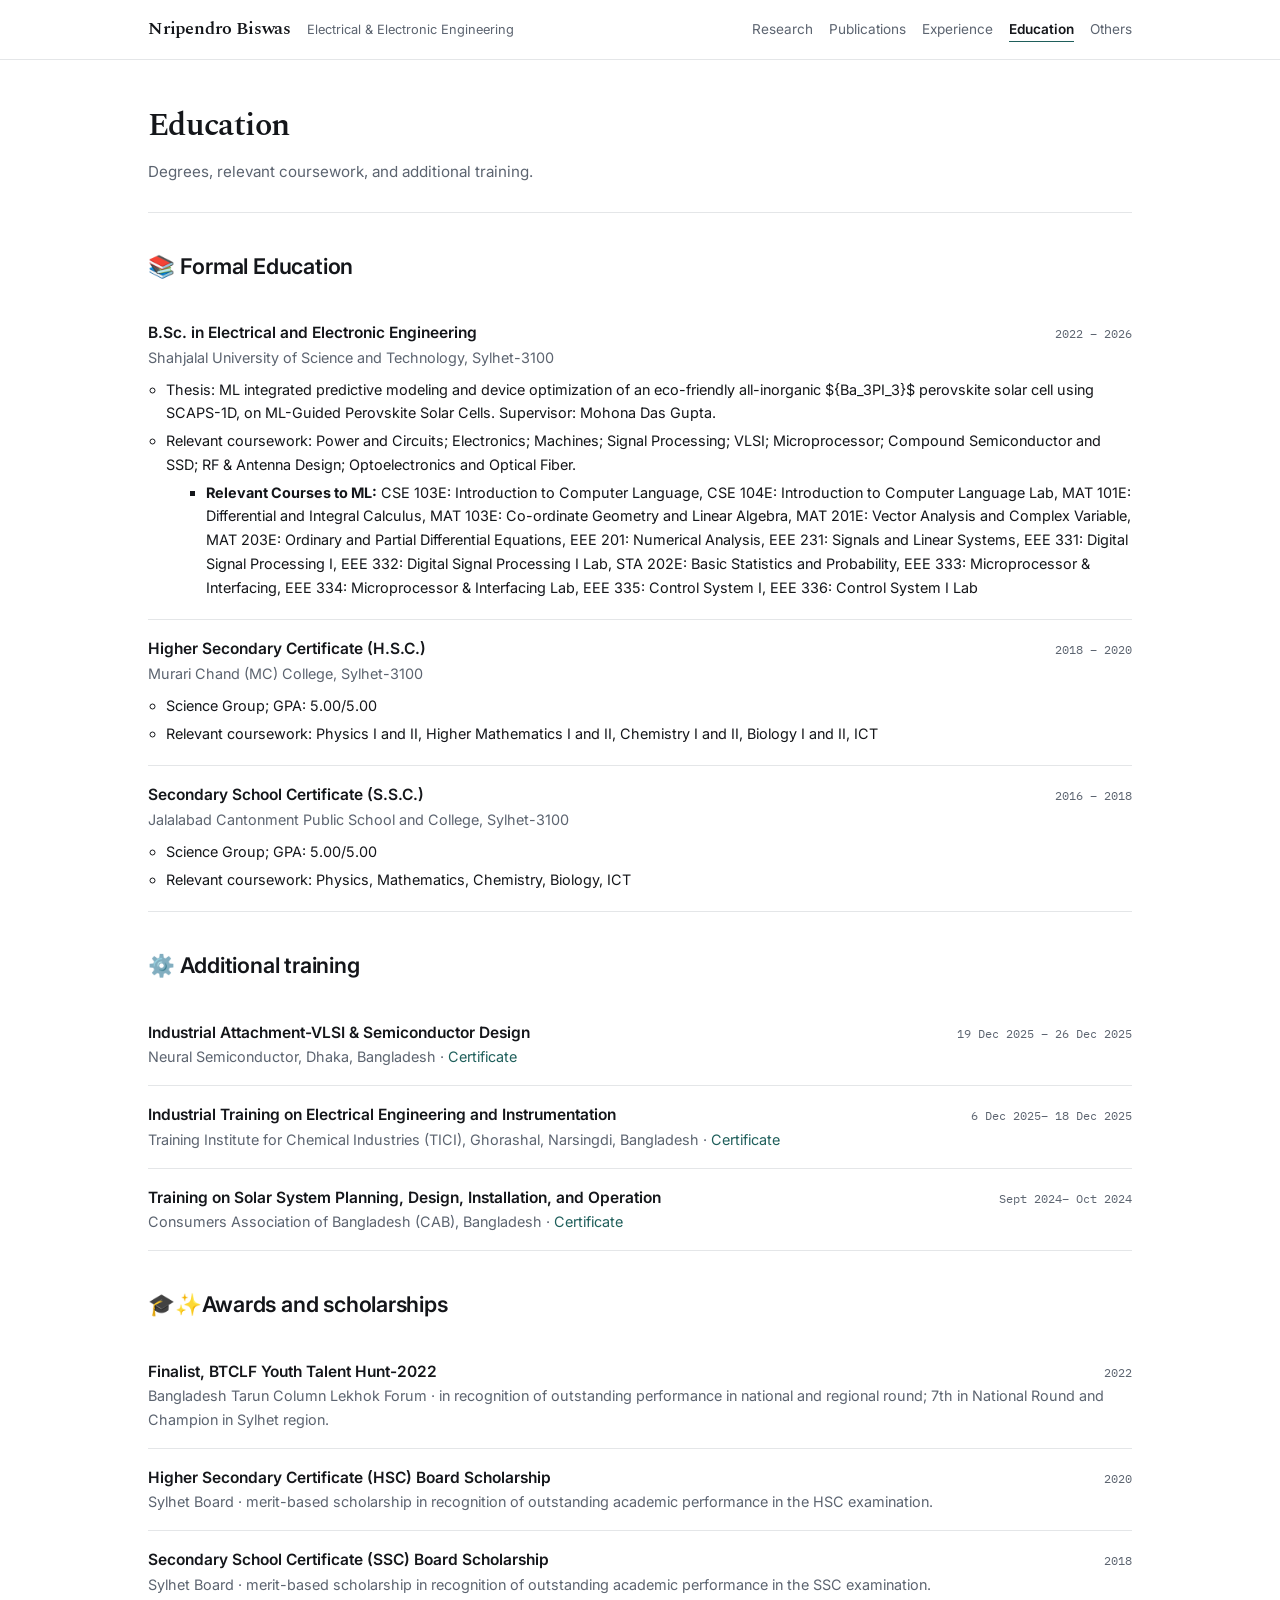
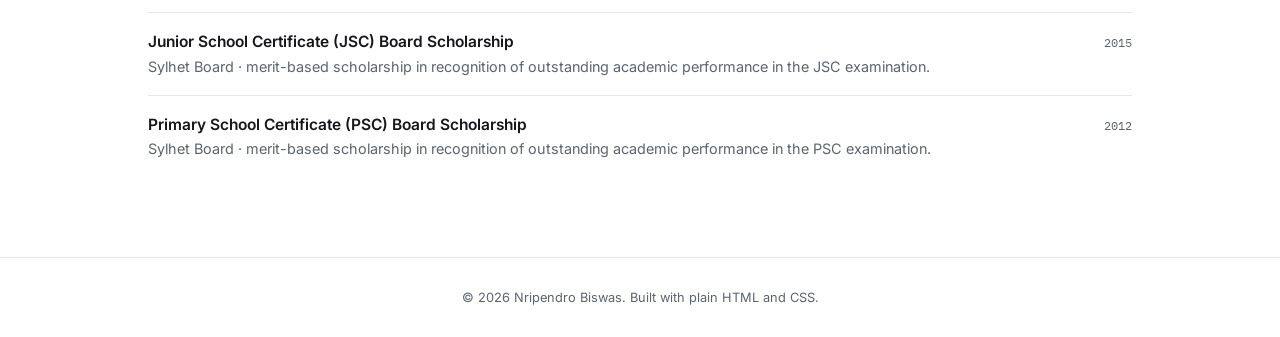
<file: education.html>
<!DOCTYPE html>
<html lang="en">
<head>
<meta charset="utf-8">
<meta name="viewport" content="width=device-width, initial-scale=1">
<title>Education | Nripendro Biswas</title>
<meta name="description" content="Education, coursework, and training of Nripendro Biswas.">
<link rel="icon" href="assets/img/favicon.png">
<link rel="preconnect" href="https://fonts.googleapis.com">
<link rel="preconnect" href="https://fonts.gstatic.com" crossorigin>
<link href="https://fonts.googleapis.com/css2?family=Inter:wght@400;600&family=IBM+Plex+Mono:wght@400;500&family=Spectral:wght@500;600&display=swap" rel="stylesheet">
<link rel="stylesheet" href="assets/css/style.css">
</head>

<body>

<header class="site-header">
  <div class="site-header__inner">
    <a class="site-title" href="index.html">Nripendro Biswas</a>
    <span class="site-tagline">Electrical &amp; Electronic Engineering</span>
    <nav class="site-nav" aria-label="Primary">
      <a href="index.html">Research</a>
      <a href="publications.html">Publications</a>
      <a href="experience.html">Experience</a>
      <a href="education.html" aria-current="page">Education</a>
      <a href="others.html">Others</a>
    </nav>
  </div>
</header>

<main>

  <div class="page-head">
    <h1>Education</h1>
    <p>Degrees, relevant coursework, and additional training.</p>
  </div>

  <!-- ==================================================================
       DEGREES
       ================================================================== -->
  <section class="section" id="degrees">
    <h2>📚 Formal Education</h2>
    <!-- <h2 class="section-title header-interest">Degrees</h2> -->

    <ul class="timeline">
      <li>
        <div class="entry__head">
          <span class="entry__role">B.Sc. in Electrical and Electronic Engineering</span>
          <span class="entry__dates">2022 &ndash; 2026</span>
        </div>
        <div class="entry__place">Shahjalal University of Science and Technology, Sylhet-3100</div>
        <ul class="entry__body">
          <li>Thesis: ML integrated predictive modeling and device optimization of an eco-friendly all-inorganic 
                      ${Ba_3PI_3}$ perovskite solar cell using SCAPS-1D, on ML-Guided Perovskite Solar Cells. 
                      Supervisor: Mohona Das Gupta.</li>
          <!-- <li>Grade: .</li> -->
          <li> Relevant coursework: Power and Circuits; Electronics; Machines; Signal Processing; VLSI; Microprocessor; 
                                    Compound Semiconductor and SSD; RF & Antenna Design; Optoelectronics and Optical Fiber.
              <ul style="margin-top: 0.25rem;">
                <li><b>Relevant Courses to ML:</b> CSE 103E: Introduction to Computer Language, 
                                                   CSE 104E: Introduction to Computer Language Lab,
                                                   MAT 101E: Differential and Integral Calculus,
                                                   MAT 103E: Co-ordinate Geometry and Linear Algebra,
                                                   MAT 201E: Vector Analysis and Complex Variable,
                                                   MAT 203E: Ordinary and Partial Differential Equations,
                                                   EEE 201: Numerical Analysis, 
                                                   EEE 231: Signals and Linear Systems,
                                                   EEE 331: Digital Signal Processing I,
                                                   EEE 332: Digital Signal Processing I Lab,
                                                   STA 202E: Basic Statistics and Probability,
                                                   EEE 333: Microprocessor & Interfacing, 
                                                   EEE 334: Microprocessor & Interfacing Lab, 
                                                   EEE 335: Control System I,
                                                   EEE 336: Control System I Lab
                </li>
              </ul>
          </li>
        </ul>
      </li>

      <li>
        <div class="entry__head">
          <span class="entry__role">Higher Secondary Certificate (H.S.C.)</span>
          <span class="entry__dates">2018 &ndash; 2020</span>
        </div>
        <div class="entry__place">Murari Chand (MC) College, Sylhet-3100</div>
        <ul class="entry__body">
          <li>Science Group; GPA: 5.00/5.00</li>
          <li> Relevant coursework: Physics I and II, Higher Mathematics I and II, Chemistry I and II, Biology I and II, ICT
        </ul>
      </li>

      <li>
        <div class="entry__head">
          <span class="entry__role">Secondary School Certificate (S.S.C.)</span>
          <span class="entry__dates">2016 &ndash; 2018</span>
        </div>
        <div class="entry__place">Jalalabad Cantonment Public School and College, Sylhet-3100</div>
        <ul class="entry__body">
          <li>Science Group; GPA: 5.00/5.00</li>
          <li> Relevant coursework: Physics, Mathematics, Chemistry, Biology, ICT
        </ul>
      </li>
    </ul>
  </section>

  <!-- ==================================================================
       RELEVANT COURSEWORK
       Group by theme rather than listing every course.
       ================================================================== -->
  <!-- <section class="section" id="coursework">
    <h2>Relevant coursework</h2>

    <dl class="skills">
      <dt>Transport and thermodynamics</dt>
      <dd>EDIT: course names, comma separated.</dd>

      <dt>Reaction engineering and process design</dt>
      <dd>EDIT.</dd>

      <dt>Polymer science and materials</dt>
      <dd>EDIT.</dd>

      <dt>Mathematics and computation</dt>
      <dd>EDIT.</dd>
    </dl>
  </section> -->

  <!-- ==================================================================
       ADDITIONAL TRAINING
       Schools, workshops, certifications. Link the certificate where one
       exists; an unlinked certification is worth little to a reader.
       ================================================================== -->
  <section class="section" id="training">
    <!-- <h2 class="section-title header-skills">⚙️ Additional training</h2> -->
    <h2>⚙️ Additional training</h2>

    <ul class="timeline">
      <li>
        <div class="entry__head">
          <span class="entry__role">Industrial Attachment-VLSI & Semiconductor Design</span>
          <span class="entry__dates">19 Dec 2025 – 26 Dec 2025</span>
        </div>
        <div class="entry__place">
          Neural Semiconductor, Dhaka, Bangladesh &middot; <a href="https://nripendrobiswas.github.io/others.html">Certificate</a>
        </div>
      </li>
      <li>
        <div class="entry__head">
          <span class="entry__role">Industrial Training on Electrical Engineering and Instrumentation</span>
          <span class="entry__dates">6 Dec 2025– 18 Dec 2025</span>
        </div>
        <div class="entry__place">
           Training Institute for Chemical Industries (TICI), Ghorashal, Narsingdi, Bangladesh &middot; <a href="https://nripendrobiswas.github.io/others.html">Certificate</a>
        </div>
      </li>

      <li>
        <div class="entry__head">
          <span class="entry__role">Training on Solar System Planning, Design, Installation, and Operation</span>
          <span class="entry__dates">Sept 2024– Oct 2024</span>
        </div>
        <div class="entry__place">
            Consumers Association of Bangladesh (CAB), Bangladesh &middot; <a href="https://nripendrobiswas.github.io/others.html">Certificate</a>
        </div>
      </li>
    </ul>
  </section>

  <!-- ==================================================================
       AWARDS
       ================================================================== -->
  <section class="section" id="awards">
    <h2> 🎓✨Awards and scholarships</h2>
    <!-- <h2 class="section-title header-news"> 🎓✨Awards and scholarships</h2> -->

    <ul class="timeline">
      <li>
        <div class="entry__head">
          <span class="entry__role">Finalist, BTCLF Youth Talent Hunt-2022</span>
          <span class="entry__dates">2022</span>
        </div>
        <div class="entry__place"> Bangladesh Tarun Column Lekhok Forum &middot; in recognition of outstanding performance in national and regional round; 7th in National Round and Champion in Sylhet region.</div>
      </li>
      <li>
        <div class="entry__head">
          <span class="entry__role">Higher Secondary Certificate (HSC) Board Scholarship</span>
          <span class="entry__dates">2020</span>
        </div>
        <div class="entry__place"> Sylhet Board &middot; merit-based scholarship in recognition of outstanding academic performance in the HSC examination.</div>
      </li>
      <li>
        <div class="entry__head">
          <span class="entry__role"> Secondary School Certificate (SSC) Board Scholarship</span>
          <span class="entry__dates">2018</span>
        </div>
        <div class="entry__place"> Sylhet Board &middot; merit-based scholarship in recognition of outstanding academic performance in the SSC examination.</div>
      </li>
      <li>
        <div class="entry__head">
          <span class="entry__role">Junior School Certificate (JSC) Board Scholarship</span>
          <span class="entry__dates">2015</span>
        </div>
        <div class="entry__place"> Sylhet Board &middot; merit-based scholarship in recognition of outstanding academic performance in the JSC examination.</div>
      </li>
      <li>
        <div class="entry__head">
          <span class="entry__role">Primary School Certificate (PSC) Board Scholarship</span>
          <span class="entry__dates">2012</span>
        </div>
        <div class="entry__place"> Sylhet Board &middot; merit-based scholarship in recognition of outstanding academic performance in the PSC examination.</div>
      </li>
    </ul>
  </section>

</main>

<footer class="site-footer">
  <p>&copy; 2026 Nripendro Biswas. Built with plain HTML and CSS.</p>
</footer>

</body>
</html>
</file>
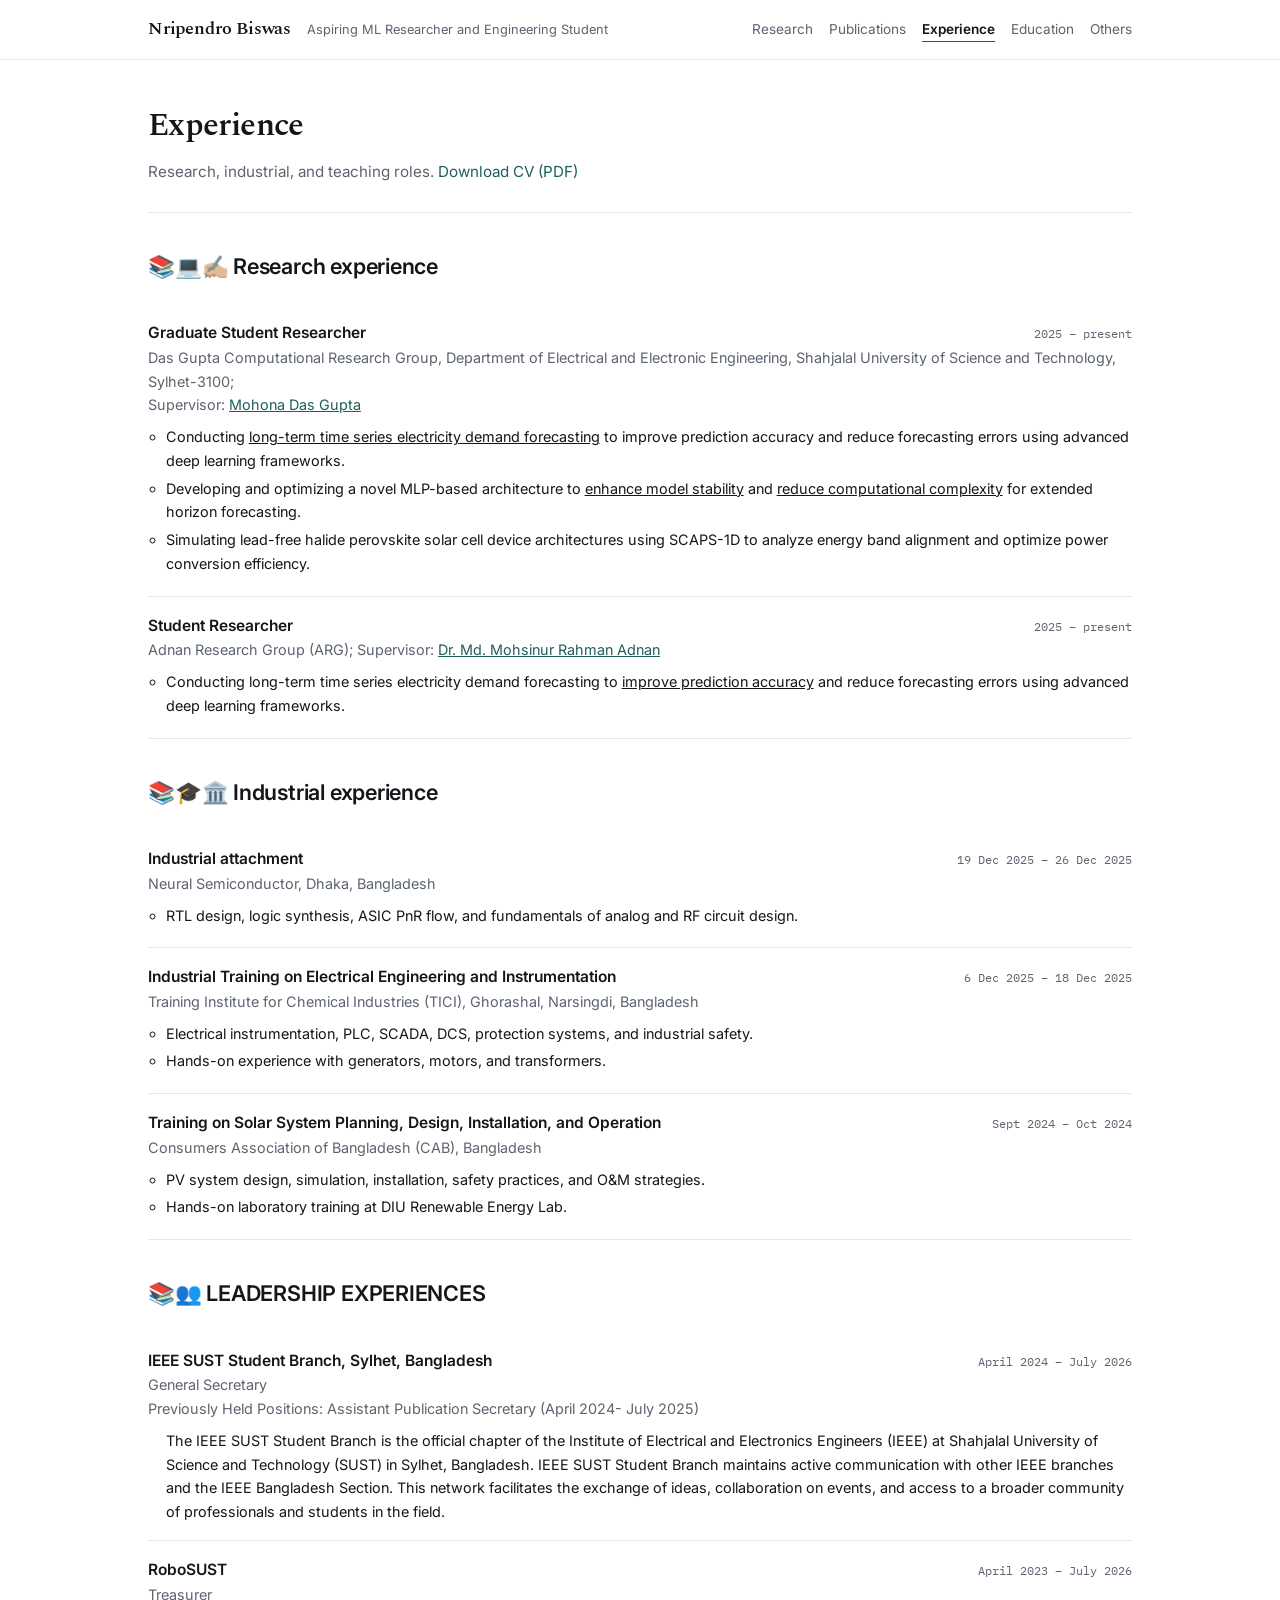
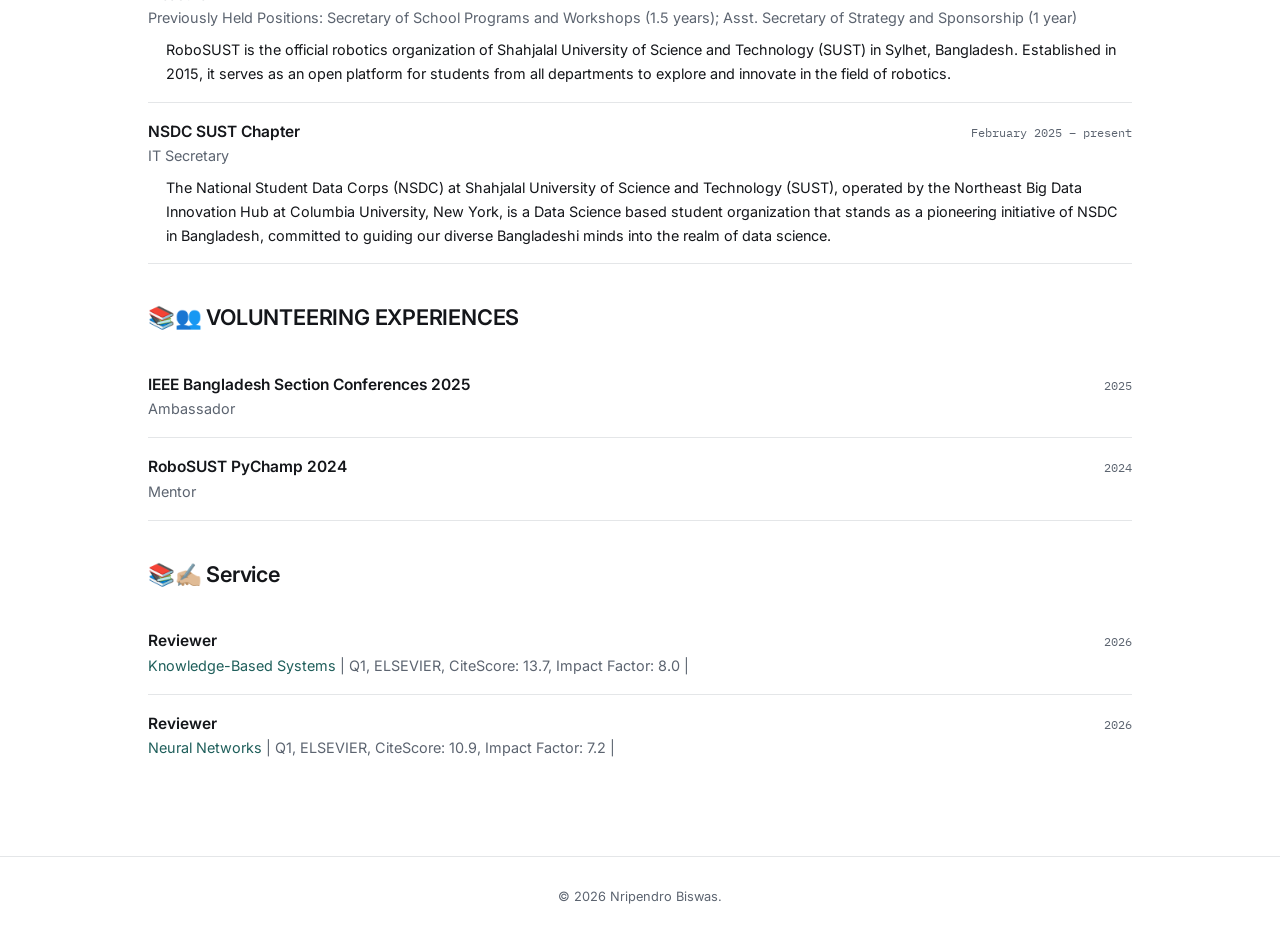
<file: experience.html>
<!DOCTYPE html>
<html lang="en">
<head>
<meta charset="utf-8">
<meta name="viewport" content="width=device-width, initial-scale=1">
<title>Experience | Nripendro Biswas</title>
<meta name="description" content="Research, industrial, and teaching experience of Nripendro Biswas.">
<link rel="icon" href="assets/img/favicon.png">
<link rel="preconnect" href="https://fonts.googleapis.com">
<link rel="preconnect" href="https://fonts.gstatic.com" crossorigin>
<link href="https://fonts.googleapis.com/css2?family=Inter:wght@400;600&family=IBM+Plex+Mono:wght@400;500&family=Spectral:wght@500;600&display=swap" rel="stylesheet">
<link rel="stylesheet" href="assets/css/style.css">
</head>

<body>

<header class="site-header">
  <div class="site-header__inner">
    <a class="site-title" href="index.html">Nripendro Biswas</a>
    <span class="site-tagline">Aspiring ML Researcher and Engineering Student</span>
    <nav class="site-nav" aria-label="Primary">
      <a href="index.html">Research</a>
      <a href="publications.html">Publications</a>
      <a href="experience.html" aria-current="page">Experience</a>
      <a href="education.html">Education</a>
      <a href="others.html">Others</a>
    </nav>
  </div>
</header>

<main>

  <div class="page-head">
    <h1>Experience</h1>
    <p>Research, industrial, and teaching roles. <a href="resources/pdf/cv.pdf">Download CV (PDF)</a></p>
  </div>

  <!-- ==================================================================
       RESEARCH
       Use two or three bullets per entry: what the problem was, what you
       did, and what came out of it. Avoid listing duties.
       ================================================================== -->
  <section class="section" id="research">
    <h2> 📚💻✍🏼 Research experience</h2>

    <ul class="timeline">
      <!-- First Entry of the Research group -->
      <li>
        <div class="entry__head">
          <span class="entry__role">Graduate Student Researcher</span>
          <span class="entry__dates">2025 &ndash; present</span>
        </div>
        <div class="entry__place">Das Gupta Computational Research Group, 
                                  Department of Electrical and Electronic Engineering, 
                                  Shahjalal University of Science and Technology, Sylhet-3100; <br>
                                  Supervisor: <a href="https://www.sust.edu/departments/eee/faculty/mohona-eee@sust.edu"><u>Mohona Das Gupta</u></a>
        </div>
        <ul class="entry__body">
            <li>Conducting <u>long-term time series electricity demand forecasting</u> to improve prediction accuracy and 
              reduce forecasting errors using advanced deep learning frameworks.</li>
            <li>Developing and optimizing a novel MLP-based architecture to <u>enhance model stability</u> and 
              <u>reduce computational complexity</u> for extended horizon forecasting.</li>
            <li>Simulating lead-free halide perovskite solar cell device architectures using SCAPS-1D 
              to analyze energy band alignment and optimize power conversion efficiency.</li>
        </ul>
      </li>
    <!-- Second entry of research group -->
      <li>
        <div class="entry__head">
          <span class="entry__role">Student Researcher</span>
          <span class="entry__dates">2025 &ndash; present</span>
        </div>
        <div class="entry__place">Adnan Research Group (ARG); 
                                  Supervisor: <a href="https://eee.buet.ac.bd/people/faculty/dr-md-mra"><u>Dr. Md. Mohsinur Rahman Adnan</u></a>
        </div>
        <ul class="entry__body">
          <li>Conducting long-term time series electricity demand forecasting to <u>improve prediction accuracy</u> and 
              reduce forecasting errors using advanced deep learning frameworks.</li>
        </ul>
      </li>
      <!-- <li>
        <div class="entry__head">
          <span class="entry__role">EDIT: Position title</span>
          <span class="entry__dates">2025 &ndash; 2026</span>
        </div>
        <div class="entry__place">EDIT: Group, institution</div>
        <ul class="entry__body">
          <li>EDIT.</li>
        </ul>
      </li> -->
    </ul>
  </section>

  <!-- ==================================================================
       INDUSTRIAL
       ================================================================== -->
  <section class="section" id="industrial">
    <h2> 📚🎓🏛️ Industrial experience</h2>

    <ul class="timeline">
      <li>
        <div class="entry__head">
          <span class="entry__role">Industrial attachment</span>
          <span class="entry__dates">19 Dec 2025 – 26 Dec 2025</span>
        </div>
        <div class="entry__place">Neural Semiconductor, Dhaka, Bangladesh</div>
        <ul class="entry__body">
          <li>RTL design, logic synthesis, ASIC PnR flow, and fundamentals of analog and RF circuit design.</li>
          <!-- <li>EDIT: what you analysed, simulated, or designed.</li> -->
        </ul>
      </li>
      <!-- Enter second attachment -->
      <li>
        <div class="entry__head">
          <span class="entry__role">Industrial Training on Electrical Engineering and Instrumentation</span>
          <span class="entry__dates">6 Dec 2025 – 18 Dec 2025</span>
        </div>
        <div class="entry__place">Training Institute for Chemical Industries (TICI), Ghorashal, Narsingdi, Bangladesh</div>
        <ul class="entry__body">
          <li>Electrical instrumentation, PLC, SCADA, DCS, protection systems, and industrial safety.</li>
          <li>Hands-on experience with generators, motors, and transformers.</li>
          <!-- <li>EDIT: what you analysed, simulated, or designed.</li> -->
        </ul>
      </li>
      <!-- Enter third attachment -->
      <li>
        <div class="entry__head">
          <span class="entry__role">Training on Solar System Planning, Design, Installation, and Operation</span>
          <span class="entry__dates">Sept 2024 – Oct 2024</span>
        </div>
        <div class="entry__place">Consumers Association of Bangladesh (CAB), Bangladesh</div>
        <ul class="entry__body">
          <li>PV system design, simulation, installation, safety practices, and O&M strategies.</li>
          <li>Hands-on laboratory training at DIU Renewable Energy Lab.</li>
          <!-- <li>EDIT: what you analysed, simulated, or designed.</li> -->
        </ul>
      </li>
    </ul>
  </section>

  <!-- ==================================================================
       TEACHING AND MENTORING
       ================================================================== -->
  <!-- <section class="section" id="teaching">
    <h2>Teaching and mentoring</h2>

    <ul class="timeline">
      <li>
        <div class="entry__head">
          <span class="entry__role">EDIT: Role</span>
          <span class="entry__dates">EDIT: term, year</span>
        </div>
        <div class="entry__place">EDIT: Course code and title, institution</div>
      </li>
    </ul>
  </section> -->

  
  <!-- =========================================================================
  LEADERSHIP EXPERIENCE
  ========================================================================= -->
  <section class="section" id="industrial">
    <h2> 📚👥 LEADERSHIP EXPERIENCES</h2>

    <ul class="timeline">
      <li>
        <div class="entry__head">
          <span class="entry__role">IEEE SUST Student Branch, Sylhet, Bangladesh</span>
          <span class="entry__dates">April 2024 – July 2026</span>
        </div>
        <div class="entry__place">General Secretary <br>
                                  Previously Held Positions: Assistant Publication Secretary (April  2024- July 2025)
        </div>
        <ul class="entry__body">
          The IEEE SUST Student Branch is the official chapter of the Institute of Electrical and Electronics Engineers (IEEE) 
          at Shahjalal University of Science and Technology (SUST) in Sylhet, Bangladesh. IEEE SUST Student Branch maintains 
          active communication with other IEEE branches and the IEEE Bangladesh Section. This network facilitates the exchange 
          of ideas, collaboration on events, and access to a broader community of professionals and students in the field. 

          <!-- <li>RTL design, logic synthesis, ASIC PnR flow, and fundamentals of analog and RF circuit design.</li> -->
          <!-- <li>EDIT: what you analysed, simulated, or designed.</li> -->
        </ul>
      </li>
      <!-- Enter second attachment -->
      <li>
        <div class="entry__head">
          <span class="entry__role">RoboSUST</span>
          <span class="entry__dates">April 2023 – July 2026</span>
        </div>
        <div class="entry__place">
          Treasurer <br>
          Previously Held Positions: Secretary of School Programs and Workshops (1.5 years); Asst. Secretary of Strategy and Sponsorship (1 year)
        </div>
        <ul class="entry__body">
          RoboSUST is the official robotics organization of Shahjalal University of Science and Technology (SUST) in Sylhet, Bangladesh. 
          Established in 2015, it serves as an open platform for students from all departments to explore and innovate in the field of robotics.  
        </ul>
      </li>
      <!-- Enter third attachment -->
      <li>
        <div class="entry__head">
          <span class="entry__role">NSDC SUST Chapter</span>
          <span class="entry__dates">February 2025 – present</span>
        </div>
        <div class="entry__place">
          	IT Secretary
        </div>
        <ul class="entry__body">
          The National Student Data Corps (NSDC) at Shahjalal University of Science and Technology (SUST), 
          operated by the Northeast Big Data Innovation Hub at Columbia University, New York, is a Data Science based student organization 
          that stands as a pioneering initiative of NSDC in Bangladesh, committed to guiding our diverse Bangladeshi minds into the realm of data science.  
        </ul>
      </li>
    </ul>
  </section>

  <!-- =========================================================================
  VOLUNTEERING EXPERIENCE
  ========================================================================= -->
  <section class="section" id="industrial">
    <h2> 📚👥 VOLUNTEERING EXPERIENCES</h2>

    <ul class="timeline">
      <li>
        <div class="entry__head">
          <span class="entry__role">IEEE Bangladesh Section Conferences 2025</span>
          <span class="entry__dates">2025</span>
        </div>
        <div class="entry__place">Ambassador
        </div>
        <!-- <ul class="entry__body">
        </ul> -->
      </li>
      <!-- Enter second attachment -->
      <li>
        <div class="entry__head">
          <span class="entry__role">RoboSUST PyChamp 2024</span>
          <span class="entry__dates">2024</span>
        </div>
        <div class="entry__place">
          Mentor
        </div>
        <!-- <ul class="entry__body">
        </ul> -->
      </li>
    </ul>
  </section>

  <!-- ==================================================================
       SERVICE
       ================================================================== -->
  <section class="section" id="service">
    <h2> 📚✍🏼 Service</h2>

    <ul class="timeline">
      <!-- First Reviewer Info Here -->
      <li>
        <div class="entry__head">
          <span class="entry__role">Reviewer</span>
          <span class="entry__dates">2026</span>
        </div>
        <div class="entry__place"> 
          <a href="https://www.sciencedirect.com/journal/knowledge-based-systems">Knowledge-Based Systems</a>
          | Q1, ELSEVIER, CiteScore: 13.7, Impact Factor: 8.0 |
        </div>
      </li>
      <!-- second Reviewer Info Here -->
      <li>
        <div class="entry__head">
          <span class="entry__role">Reviewer</span>
          <span class="entry__dates">2026</span>
        </div>
        <div class="entry__place">
          <a href="https://www.sciencedirect.com/journal/neural-networks">Neural Networks</a> 
          | Q1, ELSEVIER, CiteScore: 10.9, Impact Factor: 7.2 |
        </div>
      </li>
      <!-- First Reviewer Info Here -->
      <!-- <li>
        <div class="entry__head">
          <span class="entry__role">EDIT: e.g. Reviewer, organiser, committee member</span>
          <span class="entry__dates">EDIT: year</span>
        </div>
        <div class="entry__place">EDIT: venue or organisation</div>
      </li> -->
    </ul>
  </section>

</main>

<footer class="site-footer">
  <p>&copy; 2026 Nripendro Biswas.</p>
</footer>

</body>
</html>
</file>
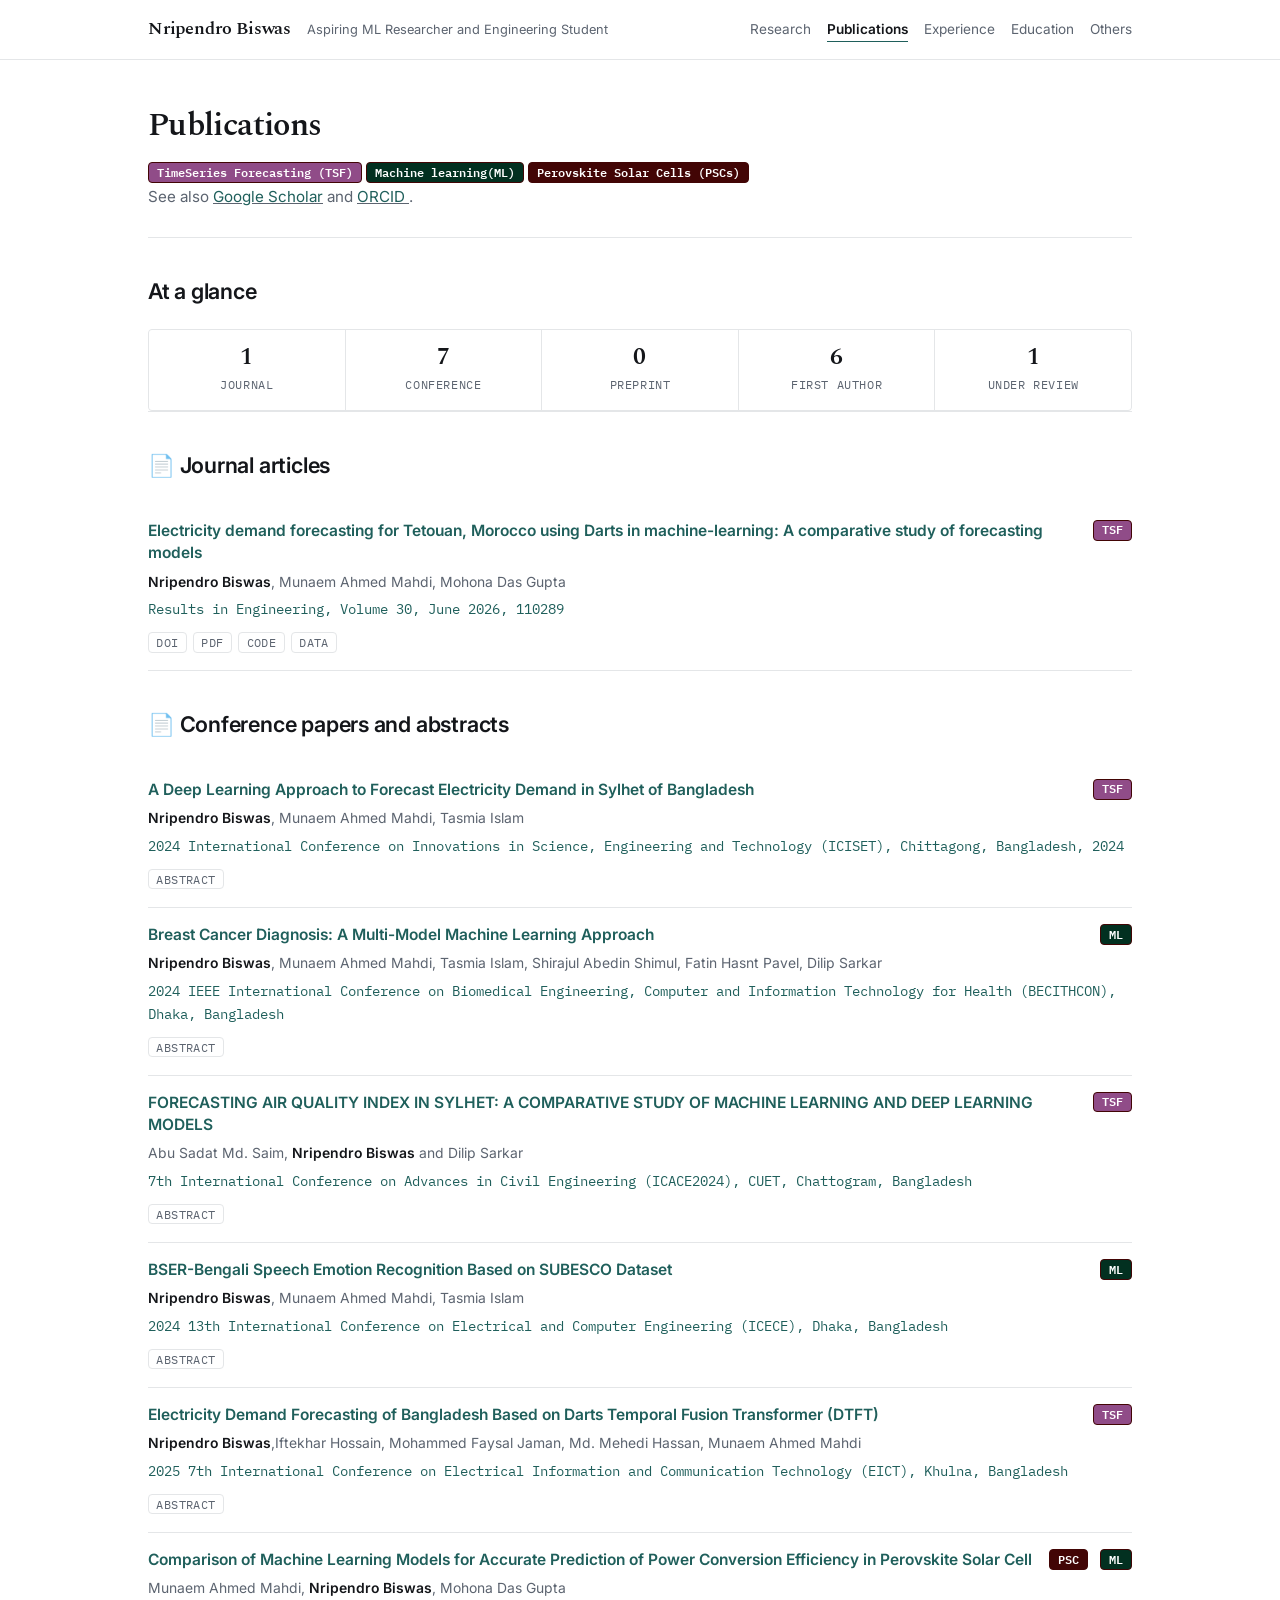
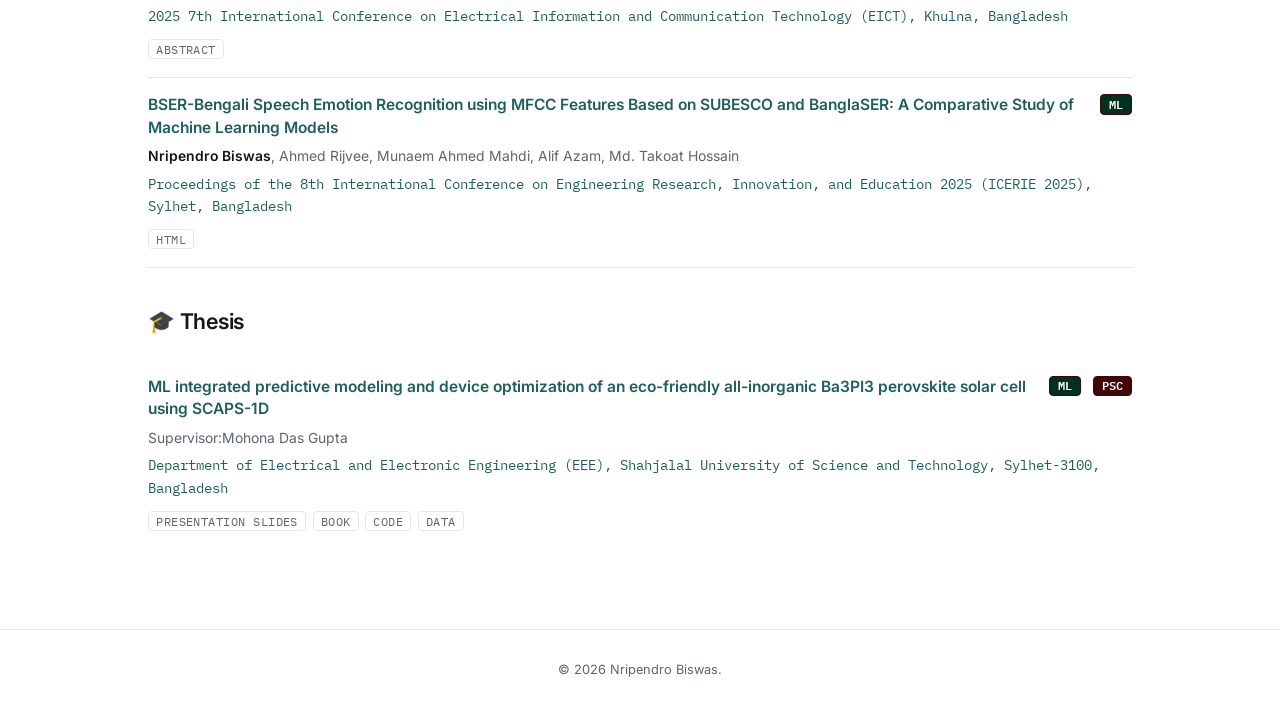
<file: publications.html>
<!DOCTYPE html>
<html lang="en">
<head>
<meta charset="utf-8">
<meta name="viewport" content="width=device-width, initial-scale=1">
<title>Publications | Nripendro Biswas</title>
<meta name="description" content="Publications and preprints by Nripendro Biswas.">
<link rel="icon" href="assets/img/favicon.png">
<link rel="preconnect" href="https://fonts.googleapis.com">
<link rel="preconnect" href="https://fonts.gstatic.com" crossorigin>
<link href="https://fonts.googleapis.com/css2?family=Inter:wght@400;600&family=IBM+Plex+Mono:wght@400;500&family=Spectral:wght@500;600&display=swap" rel="stylesheet">
<link rel="stylesheet" href="assets/css/style.css">
</head>

<body>

<header class="site-header">
  <div class="site-header__inner">
    <a class="site-title" href="index.html">Nripendro Biswas</a>
    <span class="site-tagline">Aspiring ML Researcher and Engineering Student</span>
    <nav class="site-nav" aria-label="Primary">
      <a href="index.html">Research</a>
      <a href="publications.html" aria-current="page">Publications</a>
      <a href="experience.html">Experience</a>
      <a href="education.html">Education</a>
      <a href="others.html">Others</a>
    </nav>
  </div>
</header>

<main>

  <div class="page-head">
    <h1>Publications</h1>
    <p> 
      <span class="pub__tag_TSF">TimeSeries Forecasting (TSF)</span>
      <span class="pub__tag_ML">Machine learning(ML)</span> 
      <span class="pub__tag_PSC">Perovskite Solar Cells (PSCs)</span> <br> 
      See also <u> <a href="https://scholar.google.com/citations?view_op=list_works&hl=en&hl=en&user=jf5Q8UgAAAAJ">Google Scholar</a></u>
      and <u> <a href="https://orcid.org/0009-0008-9670-0867">ORCID</a> </u>.
    </p>
  </div>

  <!-- Optional summary strip. Delete the whole <section> if you would
       rather not display counts. -->
  <section class="section" id="summary">
    <h2>At a glance</h2>
    <ul class="stats">
      <li><b>1</b><span>Journal</span></li>
      <li><b>7</b><span>Conference</span></li>
      <li><b>0</b><span>Preprint</span></li>
      <li><b>6</b><span>First author</span></li>
      <li><b>1</b><span>Under review</span></li>
    </ul>
  </section>

  <!-- ==================================================================
       JOURNAL ARTICLES
       ================================================================== -->
  <section class="section" id="journal">
    <h2> 📄 Journal articles</h2>

    <ul class="pub-list">
      <!-- 1. Journal no:01 -->
          <li class="pub">
            <div class="pub__header">
              <a class="pub__title" href="https://www.sciencedirect.com/science/article/pii/S259012302601323X">
                Electricity demand forecasting for Tetouan, Morocco using Darts in machine-learning: A comparative study of forecasting models
              </a>
              <span class="pub__tag_TSF">TSF</span>
            </div>
            <p class="pub__authors"><strong>Nripendro Biswas</strong>, Munaem Ahmed Mahdi, Mohona Das Gupta</p>
            <p class="pub__venue">Results in Engineering, Volume 30, June 2026, 110289</p>
            <ul class="pub__links">
              <li><a href="https://doi.org/10.1016/j.rineng.2026.110289">DOI</a></li>
              <li><a href="https://doi.org/10.1016/j.rineng.2026.110289">PDF</a></li>
              <li><a href="#">Code</a></li>
              <li><a href="#">Data</a></li>
            </ul>
          </li>
    </ul>

    <!-- <p class="muted tight"><em>Delete this note once you add entries.</em></p> -->
  </section>



  <!-- ==================================================================
       CONFERENCE PAPERS
       ================================================================== -->
  <section class="section" id="conference">
    <h2> 📄 Conference papers and abstracts</h2>

    <ul class="pub-list">
      <li class="pub"> 
        <div class="pub__header"> 
        <a class="pub__title" href="https://ieeexplore.ieee.org/abstract/document/10939731">A Deep Learning Approach to Forecast Electricity Demand in Sylhet of Bangladesh</a>
        <span class="pub__tag_TSF">TSF</span> 
        </div>
        <p class="pub__authors"><strong>Nripendro Biswas</strong>, Munaem Ahmed Mahdi, Tasmia Islam</p>
        <p class="pub__venue">2024 International Conference on Innovations in Science, Engineering and Technology (ICISET), Chittagong, Bangladesh, 2024</p>
        <ul class="pub__links">
          <li><a href="https://ieeexplore.ieee.org/abstract/document/10939731">Abstract </a></li>
          <!-- <li><a href="#">Poster</a></li> -->
        </ul>
      </li>
      <li class="pub">
        <div class="pub__header"> 
        <a class="pub__title" href="https://ieeexplore.ieee.org/abstract/document/10939731">Breast Cancer Diagnosis: A Multi-Model Machine Learning Approach</a>
        <span class="pub__tag_ML">ML</span> 
        </div>
        <p class="pub__authors"><strong>Nripendro Biswas</strong>, Munaem Ahmed Mahdi, Tasmia Islam, Shirajul Abedin Shimul, Fatin Hasnt Pavel, Dilip Sarkar</p>
        <p class="pub__venue"> 2024 IEEE International Conference on Biomedical Engineering, Computer and Information Technology for Health (BECITHCON), Dhaka, Bangladesh</p>
        <ul class="pub__links">
          <li><a href="https://ieeexplore.ieee.org/abstract/document/10962646">Abstract </a></li>
          <!-- <li><a href="#">Poster</a></li> -->
        </ul>
      </li>
      <li class="pub">
        <div class="pub__header"> 
        <a class="pub__title" href="https://www.researchgate.net/publication/387090243_FORECASTING_AIR_QUALITY_INDEX_IN_SYLHET_A_COMPARATIVE_STUDY_OF_MACHINE_LEARNING_AND_DEEP_LEARNING_MODELS">FORECASTING AIR QUALITY INDEX IN SYLHET: 
            A COMPARATIVE STUDY OF MACHINE LEARNING AND DEEP LEARNING MODELS</a>
        <span class="pub__tag_TSF">TSF</span> 
        </div>
        <p class="pub__authors">Abu Sadat Md. Saim, <strong>Nripendro Biswas</strong> and Dilip Sarkar</p>
        <p class="pub__venue"> 7th International Conference on Advances in Civil Engineering (ICACE2024), CUET, Chattogram, Bangladesh</p>
        <ul class="pub__links">
          <li><a href="https://www.researchgate.net/publication/387090243_FORECASTING_AIR_QUALITY_INDEX_IN_SYLHET_A_COMPARATIVE_STUDY_OF_MACHINE_LEARNING_AND_DEEP_LEARNING_MODELS">Abstract </a></li>
          <!-- <li><a href="#">Poster</a></li> -->
        </ul>
      </li>
      <li class="pub">
        <div class="pub__header"> 
        <a class="pub__title" href="https://ieeexplore.ieee.org/abstract/document/11024821">BSER-Bengali Speech Emotion Recognition Based on SUBESCO Dataset</a>
        <span class="pub__tag_ML">ML</span> 
        </div>
        <p class="pub__authors"><strong>Nripendro Biswas</strong>, Munaem Ahmed Mahdi, Tasmia Islam</p>
        <p class="pub__venue">  2024 13th International Conference on Electrical and Computer Engineering (ICECE), Dhaka, Bangladesh</p>
        <ul class="pub__links">
          <li><a href="https://ieeexplore.ieee.org/abstract/document/11024821">Abstract </a></li>
          <!-- <li><a href="#">Poster</a></li> -->
        </ul>
      </li>
      <li class="pub">
        <div class="pub__header"> 
        <a class="pub__title" href="https://ieeexplore.ieee.org/abstract/document/11355634">Electricity Demand Forecasting of Bangladesh Based on Darts Temporal Fusion Transformer (DTFT)</a>
        <span class="pub__tag_TSF">TSF</span> 
        </div>
        <p class="pub__authors"><strong>Nripendro Biswas</strong>,Iftekhar Hossain, Mohammed Faysal Jaman, Md. Mehedi Hassan, Munaem Ahmed Mahdi</p>
        <p class="pub__venue">2025 7th International Conference on Electrical Information and Communication Technology (EICT), Khulna, Bangladesh</p>
        <ul class="pub__links">
          <li><a href="https://ieeexplore.ieee.org/abstract/document/11355634">Abstract </a></li>
          <!-- <li><a href="#">Poster</a></li> -->
        </ul>
      </li>
      <li class="pub">
        <div class="pub__header"> 
        <a class="pub__title" href="https://ieeexplore.ieee.org/abstract/document/11355620">Comparison of Machine Learning Models for Accurate Prediction of Power Conversion Efficiency in Perovskite Solar Cell</a>
        <span class="pub__tag_PSC">PSC</span> <span class="pub__tag_ML">ML</span>
        </div>
        <p class="pub__authors"> Munaem Ahmed Mahdi, <strong>Nripendro Biswas</strong>, Mohona Das Gupta</p>
        <p class="pub__venue">2025 7th International Conference on Electrical Information and Communication Technology (EICT), Khulna, Bangladesh</p>
        <ul class="pub__links">
          <li><a href="https://ieeexplore.ieee.org/abstract/document/11355620">Abstract </a></li>
          <!-- <li><a href="#">Poster</a></li> -->
        </ul>
      </li>
      <li class="pub">
        <div class="pub__header"> 
        <a class="pub__title" href="https://www.atlantis-press.com/proceedings/icerie-25/126018265">BSER-Bengali Speech Emotion Recognition using MFCC Features Based on SUBESCO and BanglaSER: A Comparative Study of Machine Learning Models</a>
        <span class="pub__tag_ML">ML</span> 
        </div>
        <p class="pub__authors"><strong>Nripendro Biswas</strong>, Ahmed Rijvee, Munaem Ahmed Mahdi, Alif Azam, Md. Takoat Hossain</p>
        <p class="pub__venue">Proceedings of the 8th International Conference on Engineering Research, Innovation, and Education 2025 (ICERIE 2025), Sylhet, Bangladesh</p>
        <ul class="pub__links">
          <li><a href="https://www.atlantis-press.com/proceedings/icerie-25/126018265">HTML </a></li>
          <!-- <li><a href="#">Poster</a></li> -->
        </ul>
      </li>
    </ul>
  </section>

  <!-- ==================================================================
       PREPRINTS AND WORK IN PROGRESS
       Be explicit that these are not peer reviewed.
       ================================================================== -->
  <!-- <section class="section" id="preprints">
    <h2> 📄 Preprints and manuscripts under review</h2>

    <p class="note">
      The items below have not completed peer review.
    </p>

    <ul class="pub-list">
      <li class="pub">
        <a class="pub__title" href="#">EDIT: Manuscript title</a>
        <p class="pub__authors"><strong>Nripendro Biswas</strong>, Co-author A</p>
        <p class="pub__venue">Under review, 2026</p>
        <ul class="pub__links">
          <li><a href="#">arXiv</a></li>
        </ul>
      </li>
    </ul>
  </section> -->

  <!-- ==================================================================
       THESIS
       ================================================================== -->
  <section class="section" id="thesis">
    <h2> 🎓 Thesis</h2>

    <ul class="pub-list">
      <!-- 1. Journal no:01 -->
          <li class="pub">
            <div class="pub__header">
              <a class="pub__title" href="#">
                ML integrated predictive modeling and device optimization of an eco-friendly all-inorganic Ba3PI3 perovskite solar cell using SCAPS-1D
              </a>
              <span class="pub__tag_ML">ML</span><span class="pub__tag_PSC">PSC</span>
            </div>
            <p class="pub__authors">Supervisor:Mohona Das Gupta</p>
            <p class="pub__venue">Department of Electrical and Electronic Engineering (EEE), 
                                  Shahjalal University of Science and Technology, 
                                  Sylhet-3100, Bangladesh</p>
            <ul class="pub__links">
              <li><a href="#">Presentation Slides</a></li>
              <li><a href="#">Book</a></li>
              <li><a href="#">Code</a></li>
              <li><a href="#">Data</a></li>
            </ul>
          </li>
    </ul>
  </section>

</main>

<footer class="site-footer">
  <p>&copy; 2026 Nripendro Biswas.</p>
</footer>

</body>
</html>
</file>
<file: assets/css/style.css>
/* ==========================================================================
   Academic portfolio — shared stylesheet
   Single stylesheet for every page. No build step, no framework.
   Edit the tokens in :root to restyle the whole site at once.
   ========================================================================== */

/* --------------------------------------------------------------------------
   1. Design tokens
   -------------------------------------------------------------------------- */
:root {
  /* Palette */
  --paper:        #ffffff;   /* page background */
  --paper-sunk:   #f5f6f7;   /* cards, code, table stripes */
  --ink:          #14161a;   /* body text */
  --ink-muted:    #5c6470;   /* dates, captions, secondary text */
  --rule:         #e4e6e8;   /* hairlines and borders */
  --accent:       #1f5f5b;   /* links, headings accent — deep teal */
  --accent-soft:  #e8f1f0;   /* accent background wash */
  --Dark-red:     #420505;
  --Col-violet:   #301461;
  --Cream-Violet: #904C88;
  --Skill-Violet: #B8B8FF;
  --Res-Interest: #023020;

  /* Type */
  --font-display: "Spectral", Georgia, "Times New Roman", serif;
  --font-body:    "Inter", -apple-system, BlinkMacSystemFont, "Segoe UI", sans-serif;
  --font-mono:    "IBM Plex Mono", ui-monospace, "SF Mono", Menlo, monospace;

  /* Scale */
  --measure: 64rem;   /* max text column width */
  --gutter: clamp(1rem, 4vw, 3rem);   /* 16px on phones, up to 48px */
  --gap:      1.5rem;
  --radius:   4px;
}

/* --------------------------------------------------------------------------
   2. Base
   -------------------------------------------------------------------------- */
*, *::before, *::after { box-sizing: border-box; }

html { scroll-behavior: smooth; scroll-padding-top: 5.5rem; }

@media (prefers-reduced-motion: reduce) {
  html { scroll-behavior: auto; }
  *    { animation: none !important; transition: none !important; }
}

body {
  margin: 0;
  background: var(--paper);
  color: var(--ink);
  font-family: var(--font-body);
  font-size: 16px;
  line-height: 1.65;
  -webkit-font-smoothing: antialiased;
}

a {
  color: var(--accent);
  text-decoration: none;
  border-bottom: 1px solid transparent;
}
a:hover { border-bottom-color: var(--accent); }
a:focus-visible {
  outline: 2px solid var(--accent);
  outline-offset: 2px;
  border-radius: 2px;
}

img { max-width: 100%; height: auto; }

/* --------------------------------------------------------------------------
   3. Header and navigation
   -------------------------------------------------------------------------- */
.site-header {
  position: sticky;
  top: 0;
  z-index: 50;
  background: color-mix(in srgb, var(--paper) 92%, transparent);
  backdrop-filter: blur(8px);
  border-bottom: 1px solid var(--rule);
}

.site-header__inner {
  max-width: var(--measure);
  margin: 0 auto;
  padding: 0.9rem 1.25rem;
  display: flex;
  flex-wrap: wrap;
  align-items: baseline;
  gap: 0.4rem 1rem;
}

.site-title {
  font-family: var(--font-display);
  font-size: 1.15rem;
  font-weight: 600;
  letter-spacing: -0.01em;
  color: var(--ink);
  border: 0;
}
.site-title:hover { color: var(--accent); }

.site-tagline {
  font-size: 0.8rem;
  color: var(--ink-muted);
}

.site-nav {
  margin-left: auto;
  display: flex;
  flex-wrap: wrap;
  gap: 1rem;
  font-size: 0.85rem;
}

.site-nav a { color: var(--ink-muted); }
.site-nav a:hover { color: var(--accent); }
.site-nav a[aria-current="page"] {
  color: var(--ink);
  font-weight: 600;
  border-bottom: 1px solid var(--accent);
}

/* --------------------------------------------------------------------------
   4. Layout
   -------------------------------------------------------------------------- */
main {
  max-width: var(--measure);
  margin: 0 auto;
  padding: 2.5rem 1.25rem 4rem;
}

/* Every top-level section is separated by a hairline, not extra whitespace. */
.section { padding-block: 2.25rem 0; }
.section + .section { border-top: 1px solid var(--rule); }

.section > h2 {
  font-size: 1.35rem;
  font-weight: 600;
  letter-spacing: -0.01em;
  margin: 0 0 1.25rem;
}

.section h3 {
  font-family: var(--font-body);
  font-size: 0.95rem;
  font-weight: 600;
  margin: 1.75rem 0 0.75rem;
}

/* Page title block, used at the top of the interior pages. */
.page-head { padding-bottom: 1.75rem; border-bottom: 1px solid var(--rule); }

.page-head h1 {
  font-family: var(--font-display);
  font-size: 2rem;
  font-weight: 600;
  letter-spacing: -0.02em;
  margin: 0 0 0.35rem;
}

.page-head p {
  margin: 0;
  color: var(--ink-muted);
  font-size: 0.95rem;
}

/* --------------------------------------------------------------------------
   5. Hero (index page only)
   -------------------------------------------------------------------------- */
.hero {
  display: grid;
  grid-template-columns: 150px 1fr;
  gap: 1.75rem;
  align-items: start;
  padding-bottom: 2rem;
}

.hero__portrait {
  width: 100%;
  aspect-ratio: 1 / 1;
  object-fit: cover;
  border-radius: var(--radius);
  border: 1px solid var(--rule);
}

.hero h1 {
  font-family: var(--font-display);
  font-size: 1.9rem;
  font-weight: 600;
  letter-spacing: -0.02em;
  margin: 0 0 0.25rem;
}

.hero__role {
  margin: 0 0 1rem;
  color: var(--ink-muted);
  font-size: 0.95rem;
}

@media (max-width: 40rem) {
  .hero { grid-template-columns: 1fr; }
  .hero__portrait { max-width: 130px; }
}

/* --------------------------------------------------------------------------
   6. Profile badge row
   -------------------------------------------------------------------------- */
.badges {
  display: flex;
  flex-wrap: wrap;
  gap: 0.4rem;
  margin-top: 1rem;
  padding: 0;
  list-style: none;
}

.badges a {
  display: inline-block;
  padding: 0.2rem 0.6rem;
  font-size: 0.78rem;
  font-family: var(--font-mono);
  color: var(--accent);
  background: var(--accent-soft);
  border: 1px solid transparent;
  border-radius: 999px;
}
.badges a:hover { border-color: var(--accent); }

.badge-row {
  display: flex;
  flex-wrap: wrap;
  gap: 6px;
  margin-top: 10px;
}
.badge-row img { display: block; }
.badge-orcid img { border: 1px solid #1F1F15; border-radius: 2px; }

/* --------------------------------------------------------------------------
   7. News list — bulleted & scrollable box
   -------------------------------------------------------------------------- */
.news-scroll-box {
  max-height: 140px;          /* Capped height guarantees scrolling triggers on PC & Mobile */
  overflow-y: scroll;         /* Forces vertical scrollbar visible on desktop browsers */
  padding-right: 0.75rem;
  margin-top: 0.5rem;
}

.news-bullet-list {
  list-style-type: disc;
  padding-left: 1.25rem;
  margin: 0;
  color: var(--ink);
  font-family: var(--font-body);
}

.news-bullet-list li {
  font-size: 0.92rem;
  line-height: 1.55;
  margin-bottom: 0.65rem;
}

.news-bullet-list li:last-child {
  margin-bottom: 0;
}

/* Custom subtle scrollbar styling for Chrome/Edge/Safari */
.news-scroll-box::-webkit-scrollbar {
  width: 6px;
}
.news-scroll-box::-webkit-scrollbar-track {
  background: var(--paper-sunk);
  border-radius: var(--radius);
}
.news-scroll-box::-webkit-scrollbar-thumb {
  background: #c1c5cc;
  border-radius: var(--radius);
}
.news-scroll-box::-webkit-scrollbar-thumb:hover {
  background: var(--ink-muted);
}

/* --------------------------------------------------------------------------
   8. Publication entries
   -------------------------------------------------------------------------- */
.pub-list { list-style: none; margin: 0; padding: 0; }

.pub {
  padding: 1rem 0;
  border-top: 1px solid var(--rule);
}
.pub:first-child { border-top: 0; }

.pub__title {
  display: block;
  font-weight: 600;
  font-size: 0.97rem;
  line-height: 1.45;
  margin-bottom: 0.3rem;
}

.pub__authors {
  margin: 0 0 0.3rem;
  font-size: 0.87rem;
  color: var(--ink-muted);
}

/* Wrap your own name in <strong> inside .pub__authors to make it stand out. */
.pub__authors strong { color: var(--ink); font-weight: 600; }

.pub__venue {
  margin: 0;
  font-size: 0.85rem;
  font-family: var(--font-mono);
  color: var(--accent);
}

.pub__links {
  margin: 0.45rem 0 0;
  padding: 0;
  list-style: none;
  display: flex;
  flex-wrap: wrap;
  gap: 0.4rem;
}

.pub__links a {
  font-family: var(--font-mono);
  font-size: 0.72rem;
  text-transform: uppercase;
  letter-spacing: 0.04em;
  padding: 0.1rem 0.45rem;
  border: 1px solid var(--rule);
  border-radius: var(--radius);
  color: var(--ink-muted);
}
.pub__links a:hover { border-color: var(--accent); color: var(--accent); }

/* PUBLICATION UPDATED TO ADD PUBLICATION FIELD */
/* Inline title header flex container */
.pub__header {
  display: flex;
  align-items: flex-start;
  justify-content: space-between;
  gap: 0.75rem;
  margin-bottom: 0.3rem;
}

/* Ensure the title text takes available space */
.pub__title {
  margin-bottom: 0;
  flex: 1;
}

/* Field tag box on the right */
.pub__tag_TSF {
  display: inline-block;
  white-space: nowrap;
  font-family: var(--font-mono);
  font-size: 0.72rem;
  font-weight: 600;
  padding: 0.15rem 0.5rem;
  border-radius: var(--radius);
  background-color: var(--Cream-Violet);
  color: #ffffff;
  border: 1px solid var(--Dark-red);
  line-height: 1.2;
}
.pub__tag_ML {
  display: inline-block;
  white-space: nowrap;
  font-family: var(--font-mono);
  font-size: 0.72rem;
  font-weight: 600;
  padding: 0.15rem 0.5rem;
  border-radius: var(--radius);
  background-color: var(--Res-Interest);
  color: #ffffff;
  border: 1px solid var(--Dark-red);
  line-height: 1.2;
}
.pub__tag_PSC {
  display: inline-block;
  white-space: nowrap;
  font-family: var(--font-mono);
  font-size: 0.72rem;
  font-weight: 600;
  padding: 0.15rem 0.5rem;
  border-radius: var(--radius);
  background-color: var(--Dark-red);
  color: #ffffff;
  border: 1px solid var(--Dark-red);
  line-height: 1.2;
}



/* --------------------------------------------------------------------------
   9. Timeline entries — experience and education
   -------------------------------------------------------------------------- */
.timeline { list-style: none; margin: 0; padding: 0; }

.timeline > li {
  padding: 1rem 0;
  border-top: 1px solid var(--rule);
}
.timeline > li:first-child { border-top: 0; }

.entry__head {
  display: flex;
  flex-wrap: wrap;
  align-items: baseline;
  justify-content: space-between;
  gap: 0.25rem 1rem;
}

.entry__role  { font-weight: 600; font-size: 0.97rem; }
.entry__place { color: var(--ink-muted); font-size: 0.9rem; }

.entry__dates {
  font-family: var(--font-mono);
  font-size: 0.78rem;
  color: var(--ink-muted);
  white-space: nowrap;
}

.entry__body { margin: 0.5rem 0 0; padding-left: 1.1rem; font-size: 0.9rem; }
.entry__body li { margin-bottom: 0.25rem; }

/* --------------------------------------------------------------------------
   10. Skills — definition list
   -------------------------------------------------------------------------- */
.skills { margin: 0; }

.skills dt {
  font-weight: 600;
  font-size: 0.9rem;
  margin-top: 0.9rem;
}

.skills dd {
  margin: 0.15rem 0 0;
  font-size: 0.9rem;
  color: var(--ink-muted);
}

/* --------------------------------------------------------------------------
   11. Stat strip
   -------------------------------------------------------------------------- */
.stats {
  display: grid;
  grid-template-columns: repeat(auto-fit, minmax(7rem, 1fr));
  gap: 1px;
  background: var(--rule);
  border: 1px solid var(--rule);
  border-radius: var(--radius);
  overflow: hidden;
  margin: 1.25rem 0 0;
  padding: 0;
  list-style: none;
}

.stats > li {
  background: var(--paper);
  padding: 0.85rem 0.75rem;
  text-align: center;
}

.stats b {
  display: block;
  font-family: var(--font-display);
  font-size: 1.5rem;
  font-weight: 600;
  line-height: 1.1;
}

.stats span {
  font-size: 0.73rem;
  font-family: var(--font-mono);
  text-transform: uppercase;
  letter-spacing: 0.05em;
  color: var(--ink-muted);
}

/* --------------------------------------------------------------------------
   12. Utilities
   -------------------------------------------------------------------------- */
.more-link {
  display: inline-block;
  margin-top: 1rem;
  font-size: 0.88rem;
  font-weight: 600;
}

.note {
  background: var(--paper-sunk);
  border-left: 2px solid var(--accent);
  padding: 0.75rem 1rem;
  font-size: 0.88rem;
  border-radius: 0 var(--radius) var(--radius) 0;
}

.plain-list { list-style: none; margin: 0; padding: 0; }
.tight      { margin-block: 0.4rem; }
.muted      { color: var(--ink-muted); }

/* Visually hidden but available to screen readers. */
.sr-only {
  position: absolute;
  width: 1px; height: 1px;
  padding: 0; margin: -1px;
  overflow: hidden;
  clip: rect(0 0 0 0);
  white-space: nowrap;
}

/* SECTION HEADER STYLE */
/* --------------------------------------------------------------------------
   Custom Individual Section Header Styles
   -------------------------------------------------------------------------- */
.section-title {
  border-left: 2px solid var(--accent);
  /* padding: 0.75rem 1rem; */
  padding: 0.10rem 0.65rem;
  font-size: 0.88rem;
  border-radius: 0 var(--radius) var(--radius) 0;
}

/* 1. News Header — Dark Red Background */
.header-news {
  background-color: var(--Dark-red);
  color: #ffffff;
  border: 1px solid var(--rule);
}

/* 2. Selected Publications — Dark Blue Background */
.header-pub {
  margin-top: 0rem;
  padding-top: 0;
  background-color: var(--Col-violet);
  color: #ffffff;
  border: 1px solid var(--rule);
}
/* Specific top margin override for Selected Publications only */
#selected-publications {
  margin-top: 0.1rem; /* Adjust this value (e.g., 0rem, 0.25rem, 0.5rem) to set the exact gap */
}

/* 3. Research Experience — Slate / Accent Teal Background */
.header-exp {
  background-color: var(--Cream-Violet); /* Deep Teal ---> --accent*/
  color: #ffffff;
  border: 1px solid var(--rule);
}

/* 4. Technical Skills — Sunk Paper Background with Dark Text */
.header-skills {
  background-color: var(--Skill-Violet);
  color: #ffffff; /*var(--ink) */
  border: 1px solid var(--rule);
}
/* 5. Research interest — Sunk Paper Background with Dark Text */
.header-interest {
  background-color: var(--Res-Interest);
  color: #ffffff; /*var(--ink) */
  border: 1px solid var(--rule);
}

/* --------------------------------------------------------------------------
   Research Interests — Boxed Tag Labels
   -------------------------------------------------------------------------- */
.skills-boxed {
  margin: 0;
  display: flex;
  flex-direction: column;
  gap: 1.1rem;
  padding: 0.1rem 0.6rem;
}

/* The colored text box around each field name */
.interest-tag {
  display: inline-block;
  background-color: var(--paper);  /* Soft tint matching your palette */
  color: #01231c;                 /* Deep teal text color */
  border: 1px solid var(--accent);
  font-weight: 600;
  font-size: 0.88rem;
  border-radius: var(--radius);
  margin-bottom: 0.35rem;
}

.skills-boxed dd {
  margin: 0;
  font-size: 0.9rem;
  color: var(--ink-muted);
  line-height: 1.55;
  padding-left: 0.2rem;
}

/* --------------------------------------------------------------------------
   Publication Stats Box
   -------------------------------------------------------------------------- */
.pub-stats-container {
  clear: both;                        /* Prevents floating elements from overlapping */
  margin-top: 1.5rem;                /* Creates clear space above the box */
  margin-bottom: 0rem;             /* Creates clear space below the box */
  border: 1px solid #660000;
  border-radius: 6px;
  padding: 0.75rem;
  background-color: #fffdf9;
  font-family: var(--font-display);
  color: var(--ink);
}

.pub-stats-header {
  font-size: 1rem;
  font-weight: 600;
  margin-bottom: 0.5rem;
}

.pub-stats-grid {
  display: grid;
  grid-template-columns: repeat(auto-fit, minmax(240px, 1fr));
  gap: 0.5rem;
}

.pub-stats-box {
  border: 1px solid #660000;
  border-radius: 6px;
  padding: 0.65rem;
}

.pub-stats-title {
  font-size: 0.95rem;
  font-weight: 600;
  margin-bottom: 0.6rem;
}

.pub-stats-title u {
  text-underline-offset: 2px;
  text-decoration-thickness: 1px;
}

.pub-stats-pills {
  display: flex;
  flex-wrap: wrap;
  gap: 0.35rem;
}

/* The dark maroon tag pills */
.pub-pill {
  background-color: #660000;
  color: #ffffff;
  font-size: 0.82rem;
  padding: 0.15rem 0.5rem;
  border-radius: 4px;
  line-height: 1.3;
}

/* Slightly brighter red for 'Spotlight' or 'Transactions' to match image */
.pub-pill.highlight {
  background-color: #a80000; 
}

/* --------------------------------------------------------------------------
   13. Footer
   -------------------------------------------------------------------------- */
.site-footer {
  border-top: 1px solid var(--rule);
  margin-top: 1rem;
  padding: 1rem 0;
  font-size: 0.8rem;
  color: var(--ink-muted);
  text-align: center;
}

/* --------------------------------------------------------------------------
   14. Print — makes Ctrl+P produce a usable CV
   -------------------------------------------------------------------------- */
@media print {
  .site-header, .site-footer, .badges { display: none; }
  body { font-size: 11pt; background: #fff; color: #000; }
  main { max-width: none; padding: 0; }
  a { color: #000; border: 0; }
}
</file>
